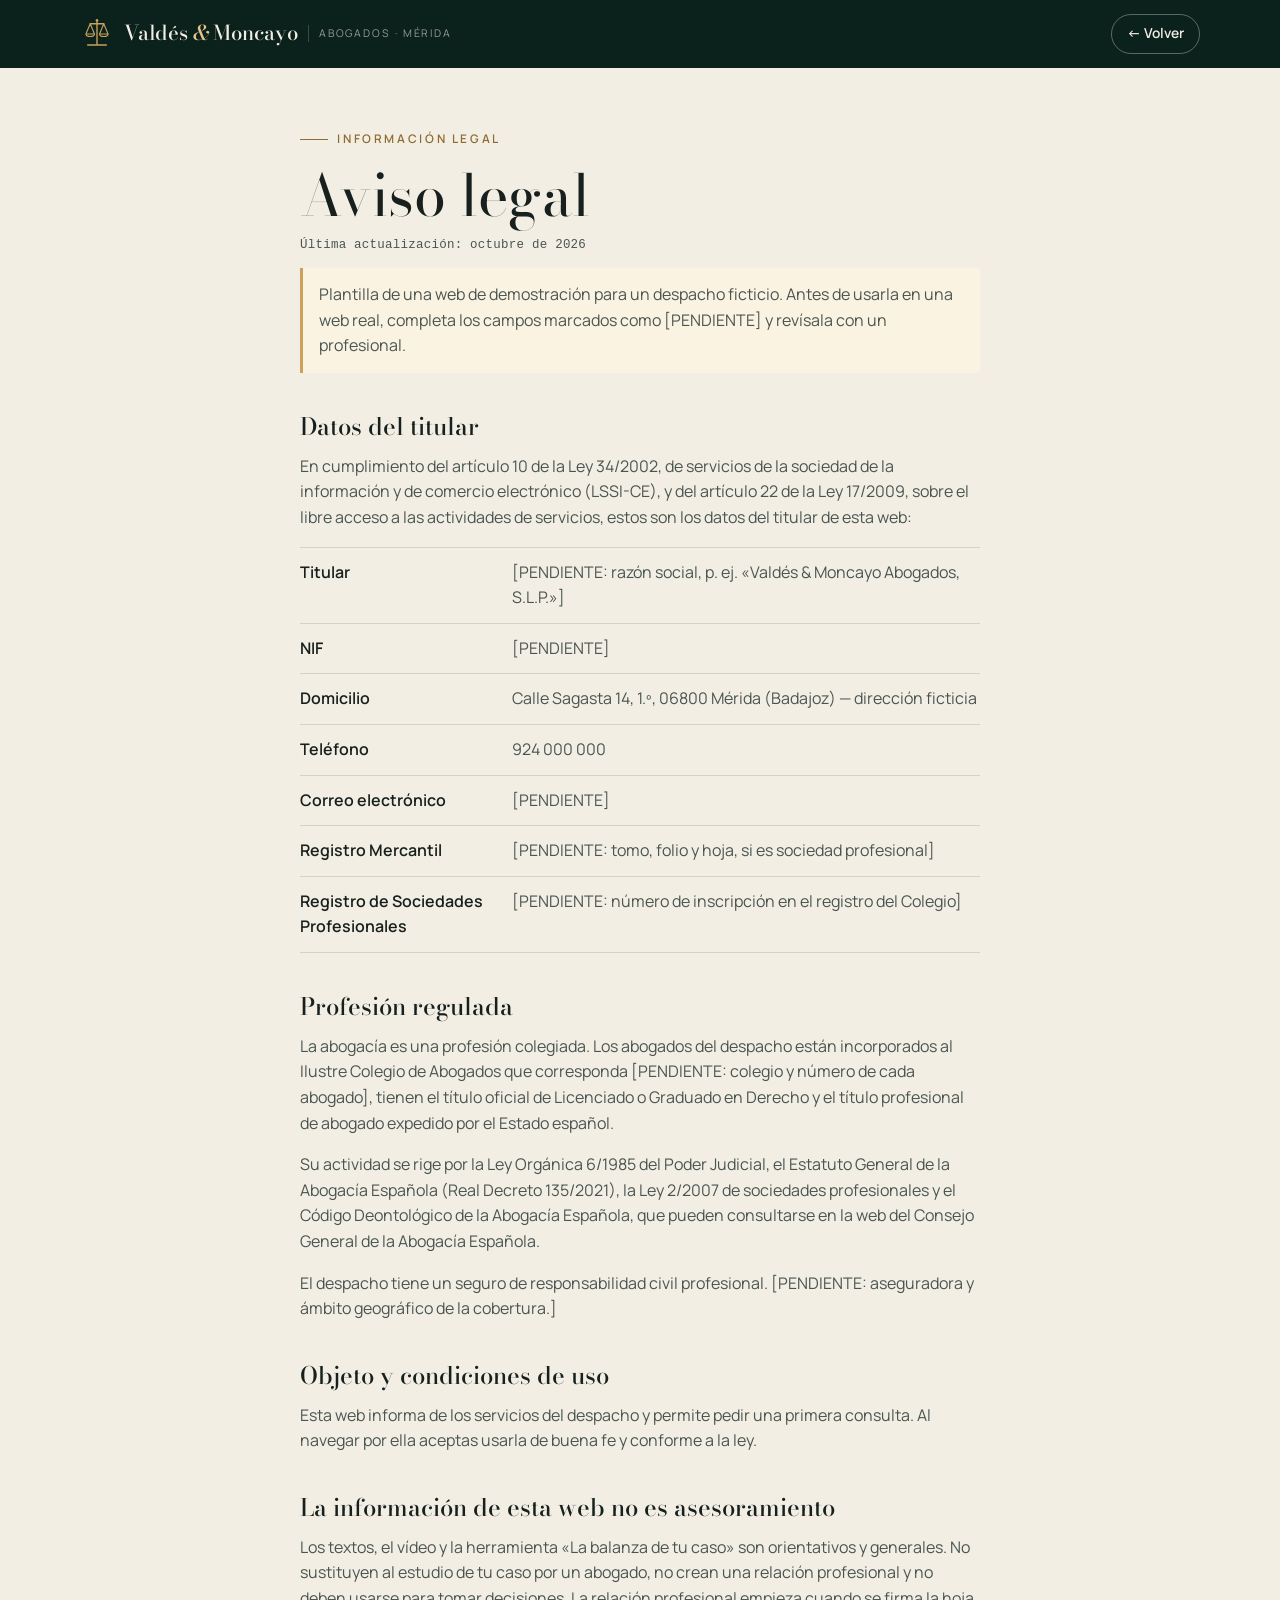
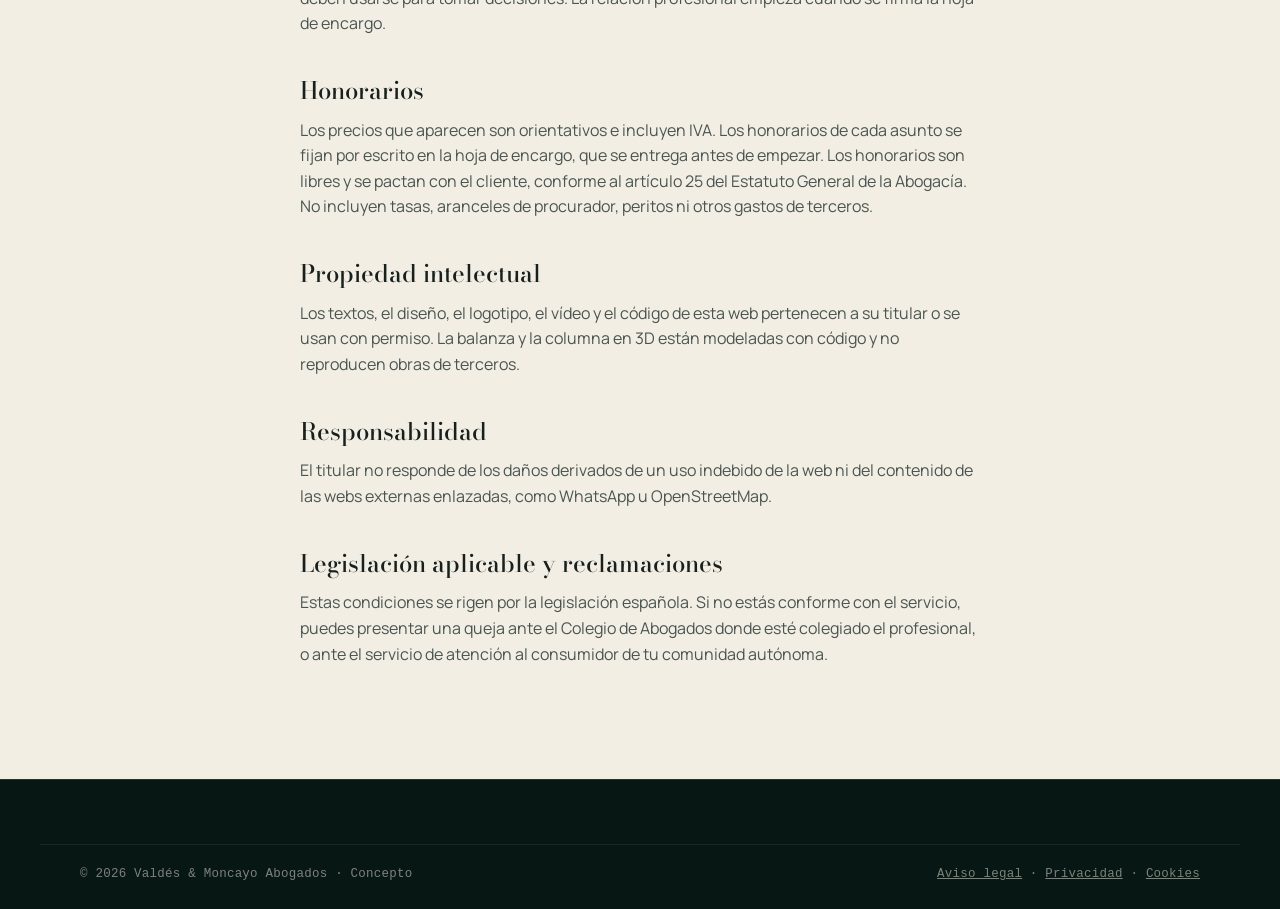
<file: aviso-legal.html>
<!doctype html>
<html lang="es">
<head>
  <meta charset="utf-8">
  <meta name="viewport" content="width=device-width, initial-scale=1">
  <title>Aviso legal — Valdés &amp; Moncayo Abogados</title>
  <meta name="robots" content="noindex">
  <meta name="theme-color" content="#0B211C">
  <link rel="icon" href="favicon.svg" type="image/svg+xml">
  <link rel="preconnect" href="https://fonts.googleapis.com">
  <link rel="preconnect" href="https://fonts.gstatic.com" crossorigin>
  <link rel="stylesheet" href="https://fonts.googleapis.com/css2?family=Bodoni+Moda:ital,opsz,wght@0,6..96,400;0,6..96,500;1,6..96,400&family=Manrope:wght@400;500;600;700&display=swap">
  <link rel="stylesheet" href="style.css">
</head>
<body class="legal-page">
  <svg class="sprite" aria-hidden="true" focusable="false">
    <symbol id="i-vm" viewBox="0 0 40 40"><path d="M20 4v29M9 33h22M12 8h16" fill="none" stroke="currentColor" stroke-width="1.6" stroke-linecap="round"/><path d="M12 8l-5 12h10zM28 8l-5 12h10z" fill="none" stroke="currentColor" stroke-width="1.3" stroke-linejoin="round"/><path d="M7 20a5 3 0 0 0 10 0M23 20a5 3 0 0 0 10 0" fill="none" stroke="currentColor" stroke-width="1.3"/><circle cx="20" cy="4" r="1.6" fill="currentColor"/></symbol>
  </svg>
  <header class="site-header">
    <div class="wrap site-header__inner">
      <a class="logo" href="index.html" aria-label="Valdés &amp; Moncayo Abogados, volver a la web">
        <svg class="logo__mark" aria-hidden="true"><use href="#i-vm"/></svg>
        <span class="logo__word">Valdés <i>&amp;</i> Moncayo</span>
        <span class="logo__sub">Abogados · Mérida</span>
      </a>
      <a class="btn btn--ghost btn--small" href="index.html">← Volver</a>
    </div>
  </header>
  <main class="legal-doc" id="contenido">
    <p class="eyebrow">Información legal</p>
    <h1>Aviso legal</h1>
    <p class="legal-updated mono">Última actualización: octubre de 2026</p>
    <p class="legal-note">Plantilla de una web de demostración para un despacho ficticio. Antes de usarla en una web real, completa los campos marcados como [PENDIENTE] y revísala con un profesional.</p>

    <h2>Datos del titular</h2>
    <p>En cumplimiento del artículo 10 de la Ley 34/2002, de servicios de la sociedad de la información y de comercio electrónico (LSSI-CE), y del artículo 22 de la Ley 17/2009, sobre el libre acceso a las actividades de servicios, estos son los datos del titular de esta web:</p>
    <dl>
      <div><dt>Titular</dt><dd>[PENDIENTE: razón social, p. ej. «Valdés &amp; Moncayo Abogados, S.L.P.»]</dd></div>
      <div><dt>NIF</dt><dd>[PENDIENTE]</dd></div>
      <div><dt>Domicilio</dt><dd>Calle Sagasta 14, 1.º, 06800 Mérida (Badajoz) — dirección ficticia</dd></div>
      <div><dt>Teléfono</dt><dd>924 000 000</dd></div>
      <div><dt>Correo electrónico</dt><dd>[PENDIENTE]</dd></div>
      <div><dt>Registro Mercantil</dt><dd>[PENDIENTE: tomo, folio y hoja, si es sociedad profesional]</dd></div>
      <div><dt>Registro de Sociedades Profesionales</dt><dd>[PENDIENTE: número de inscripción en el registro del Colegio]</dd></div>
    </dl>

    <h2>Profesión regulada</h2>
    <p>La abogacía es una profesión colegiada. Los abogados del despacho están incorporados al Ilustre Colegio de Abogados que corresponda [PENDIENTE: colegio y número de cada abogado], tienen el título oficial de Licenciado o Graduado en Derecho y el título profesional de abogado expedido por el Estado español.</p>
    <p>Su actividad se rige por la Ley Orgánica 6/1985 del Poder Judicial, el Estatuto General de la Abogacía Española (Real Decreto 135/2021), la Ley 2/2007 de sociedades profesionales y el Código Deontológico de la Abogacía Española, que pueden consultarse en la web del Consejo General de la Abogacía Española.</p>
    <p>El despacho tiene un seguro de responsabilidad civil profesional. [PENDIENTE: aseguradora y ámbito geográfico de la cobertura.]</p>

    <h2>Objeto y condiciones de uso</h2>
    <p>Esta web informa de los servicios del despacho y permite pedir una primera consulta. Al navegar por ella aceptas usarla de buena fe y conforme a la ley.</p>

    <h2>La información de esta web no es asesoramiento</h2>
    <p>Los textos, el vídeo y la herramienta «La balanza de tu caso» son orientativos y generales. No sustituyen al estudio de tu caso por un abogado, no crean una relación profesional y no deben usarse para tomar decisiones. La relación profesional empieza cuando se firma la hoja de encargo.</p>

    <h2>Honorarios</h2>
    <p>Los precios que aparecen son orientativos e incluyen IVA. Los honorarios de cada asunto se fijan por escrito en la hoja de encargo, que se entrega antes de empezar. Los honorarios son libres y se pactan con el cliente, conforme al artículo 25 del Estatuto General de la Abogacía. No incluyen tasas, aranceles de procurador, peritos ni otros gastos de terceros.</p>

    <h2>Propiedad intelectual</h2>
    <p>Los textos, el diseño, el logotipo, el vídeo y el código de esta web pertenecen a su titular o se usan con permiso. La balanza y la columna en 3D están modeladas con código y no reproducen obras de terceros.</p>

    <h2>Responsabilidad</h2>
    <p>El titular no responde de los daños derivados de un uso indebido de la web ni del contenido de las webs externas enlazadas, como WhatsApp u OpenStreetMap.</p>

    <h2>Legislación aplicable y reclamaciones</h2>
    <p>Estas condiciones se rigen por la legislación española. Si no estás conforme con el servicio, puedes presentar una queja ante el Colegio de Abogados donde esté colegiado el profesional, o ante el servicio de atención al consumidor de tu comunidad autónoma.</p>
  </main>
  <footer class="site-footer">
    <div class="wrap site-footer__bottom mono">
      <p>© 2026 Valdés &amp; Moncayo Abogados · Concepto</p>
      <p><a href="aviso-legal.html">Aviso legal</a> · <a href="privacidad.html">Privacidad</a> · <a href="cookies.html">Cookies</a></p>
    </div>
  </footer>
</body>
</html>
</file>
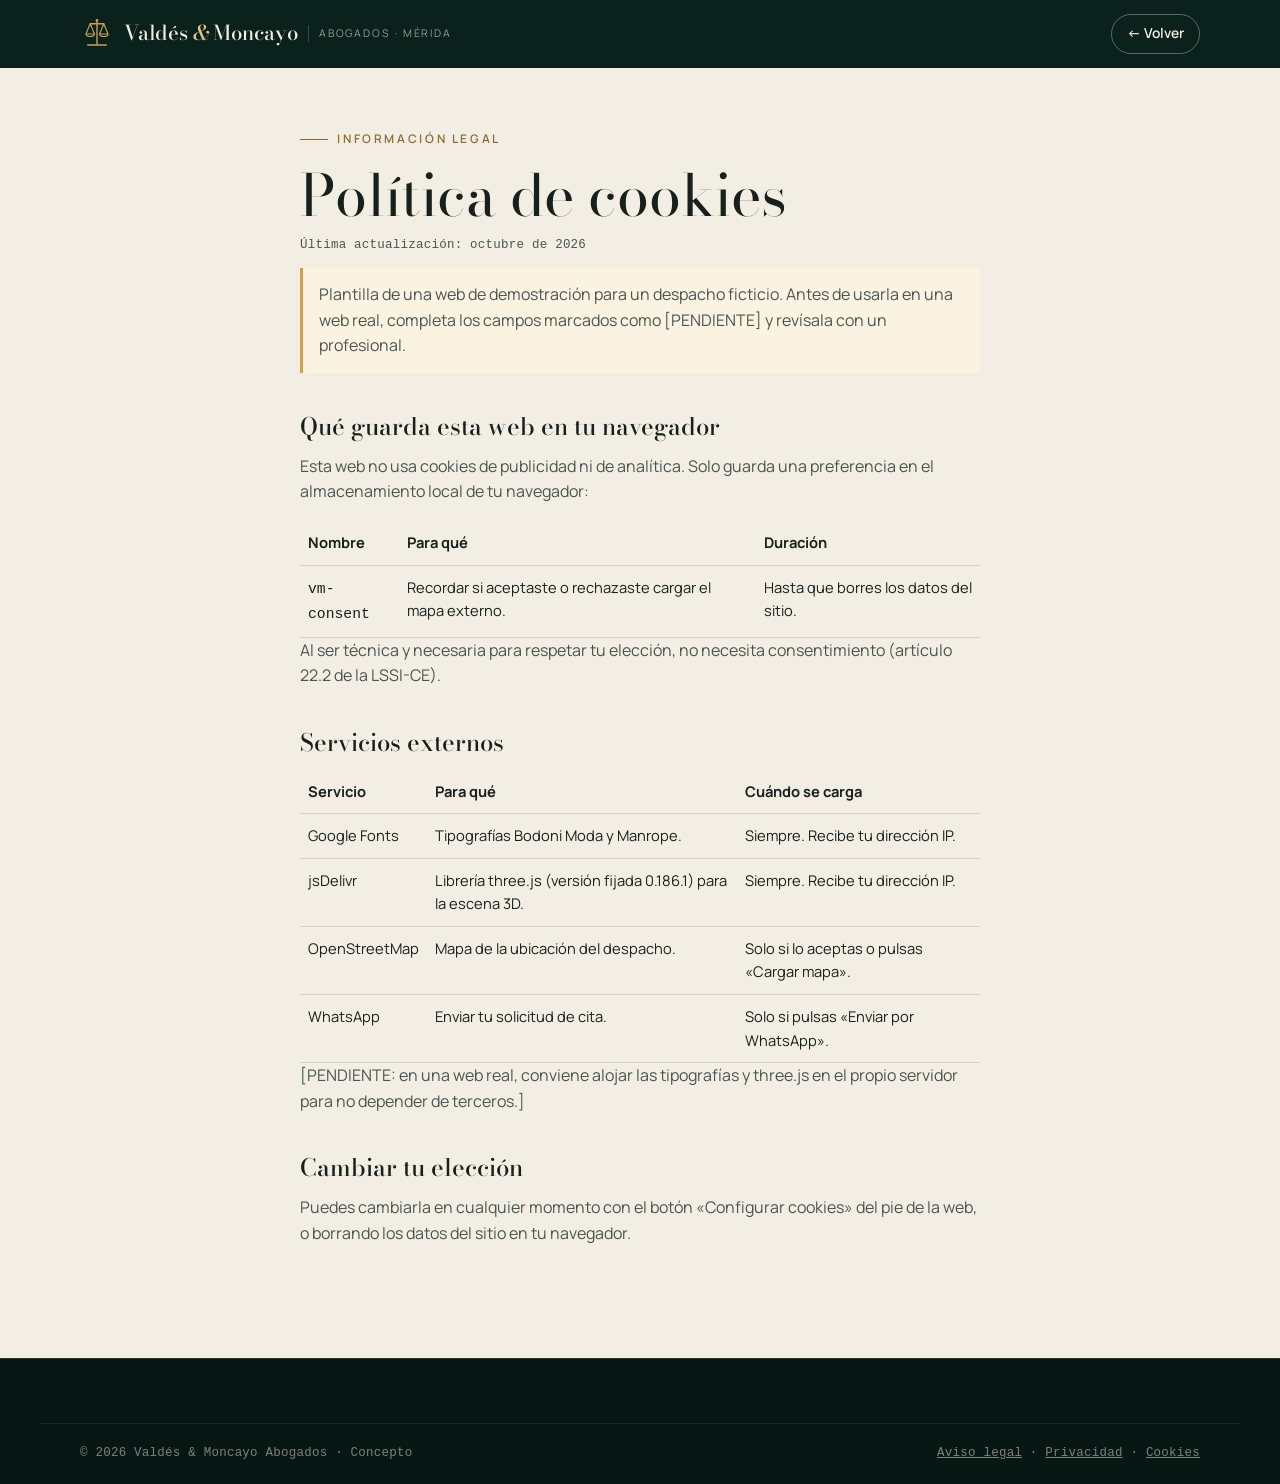
<file: cookies.html>
<!doctype html>
<html lang="es">
<head>
  <meta charset="utf-8">
  <meta name="viewport" content="width=device-width, initial-scale=1">
  <title>Política de cookies — Valdés &amp; Moncayo Abogados</title>
  <meta name="robots" content="noindex">
  <meta name="theme-color" content="#0B211C">
  <link rel="icon" href="favicon.svg" type="image/svg+xml">
  <link rel="preconnect" href="https://fonts.googleapis.com">
  <link rel="preconnect" href="https://fonts.gstatic.com" crossorigin>
  <link rel="stylesheet" href="https://fonts.googleapis.com/css2?family=Bodoni+Moda:ital,opsz,wght@0,6..96,400;0,6..96,500;1,6..96,400&family=Manrope:wght@400;500;600;700&display=swap">
  <link rel="stylesheet" href="style.css">
</head>
<body class="legal-page">
  <svg class="sprite" aria-hidden="true" focusable="false">
    <symbol id="i-vm" viewBox="0 0 40 40"><path d="M20 4v29M9 33h22M12 8h16" fill="none" stroke="currentColor" stroke-width="1.6" stroke-linecap="round"/><path d="M12 8l-5 12h10zM28 8l-5 12h10z" fill="none" stroke="currentColor" stroke-width="1.3" stroke-linejoin="round"/><path d="M7 20a5 3 0 0 0 10 0M23 20a5 3 0 0 0 10 0" fill="none" stroke="currentColor" stroke-width="1.3"/><circle cx="20" cy="4" r="1.6" fill="currentColor"/></symbol>
  </svg>
  <header class="site-header">
    <div class="wrap site-header__inner">
      <a class="logo" href="index.html" aria-label="Valdés &amp; Moncayo Abogados, volver a la web">
        <svg class="logo__mark" aria-hidden="true"><use href="#i-vm"/></svg>
        <span class="logo__word">Valdés <i>&amp;</i> Moncayo</span>
        <span class="logo__sub">Abogados · Mérida</span>
      </a>
      <a class="btn btn--ghost btn--small" href="index.html">← Volver</a>
    </div>
  </header>
  <main class="legal-doc" id="contenido">
    <p class="eyebrow">Información legal</p>
    <h1>Política de cookies</h1>
    <p class="legal-updated mono">Última actualización: octubre de 2026</p>
    <p class="legal-note">Plantilla de una web de demostración para un despacho ficticio. Antes de usarla en una web real, completa los campos marcados como [PENDIENTE] y revísala con un profesional.</p>

    <h2>Qué guarda esta web en tu navegador</h2>
    <p>Esta web no usa cookies de publicidad ni de analítica. Solo guarda una preferencia en el almacenamiento local de tu navegador:</p>
    <table>
      <thead><tr><th>Nombre</th><th>Para qué</th><th>Duración</th></tr></thead>
      <tbody><tr><td><code>vm-consent</code></td><td>Recordar si aceptaste o rechazaste cargar el mapa externo.</td><td>Hasta que borres los datos del sitio.</td></tr></tbody>
    </table>
    <p>Al ser técnica y necesaria para respetar tu elección, no necesita consentimiento (artículo 22.2 de la LSSI-CE).</p>

    <h2>Servicios externos</h2>
    <table>
      <thead><tr><th>Servicio</th><th>Para qué</th><th>Cuándo se carga</th></tr></thead>
      <tbody>
        <tr><td>Google Fonts</td><td>Tipografías Bodoni Moda y Manrope.</td><td>Siempre. Recibe tu dirección IP.</td></tr>
        <tr><td>jsDelivr</td><td>Librería three.js (versión fijada 0.186.1) para la escena 3D.</td><td>Siempre. Recibe tu dirección IP.</td></tr>
        <tr><td>OpenStreetMap</td><td>Mapa de la ubicación del despacho.</td><td>Solo si lo aceptas o pulsas «Cargar mapa».</td></tr>
        <tr><td>WhatsApp</td><td>Enviar tu solicitud de cita.</td><td>Solo si pulsas «Enviar por WhatsApp».</td></tr>
      </tbody>
    </table>
    <p>[PENDIENTE: en una web real, conviene alojar las tipografías y three.js en el propio servidor para no depender de terceros.]</p>

    <h2>Cambiar tu elección</h2>
    <p>Puedes cambiarla en cualquier momento con el botón «Configurar cookies» del pie de la web, o borrando los datos del sitio en tu navegador.</p>
  </main>
  <footer class="site-footer">
    <div class="wrap site-footer__bottom mono">
      <p>© 2026 Valdés &amp; Moncayo Abogados · Concepto</p>
      <p><a href="aviso-legal.html">Aviso legal</a> · <a href="privacidad.html">Privacidad</a> · <a href="cookies.html">Cookies</a></p>
    </div>
  </footer>
</body>
</html>
</file>
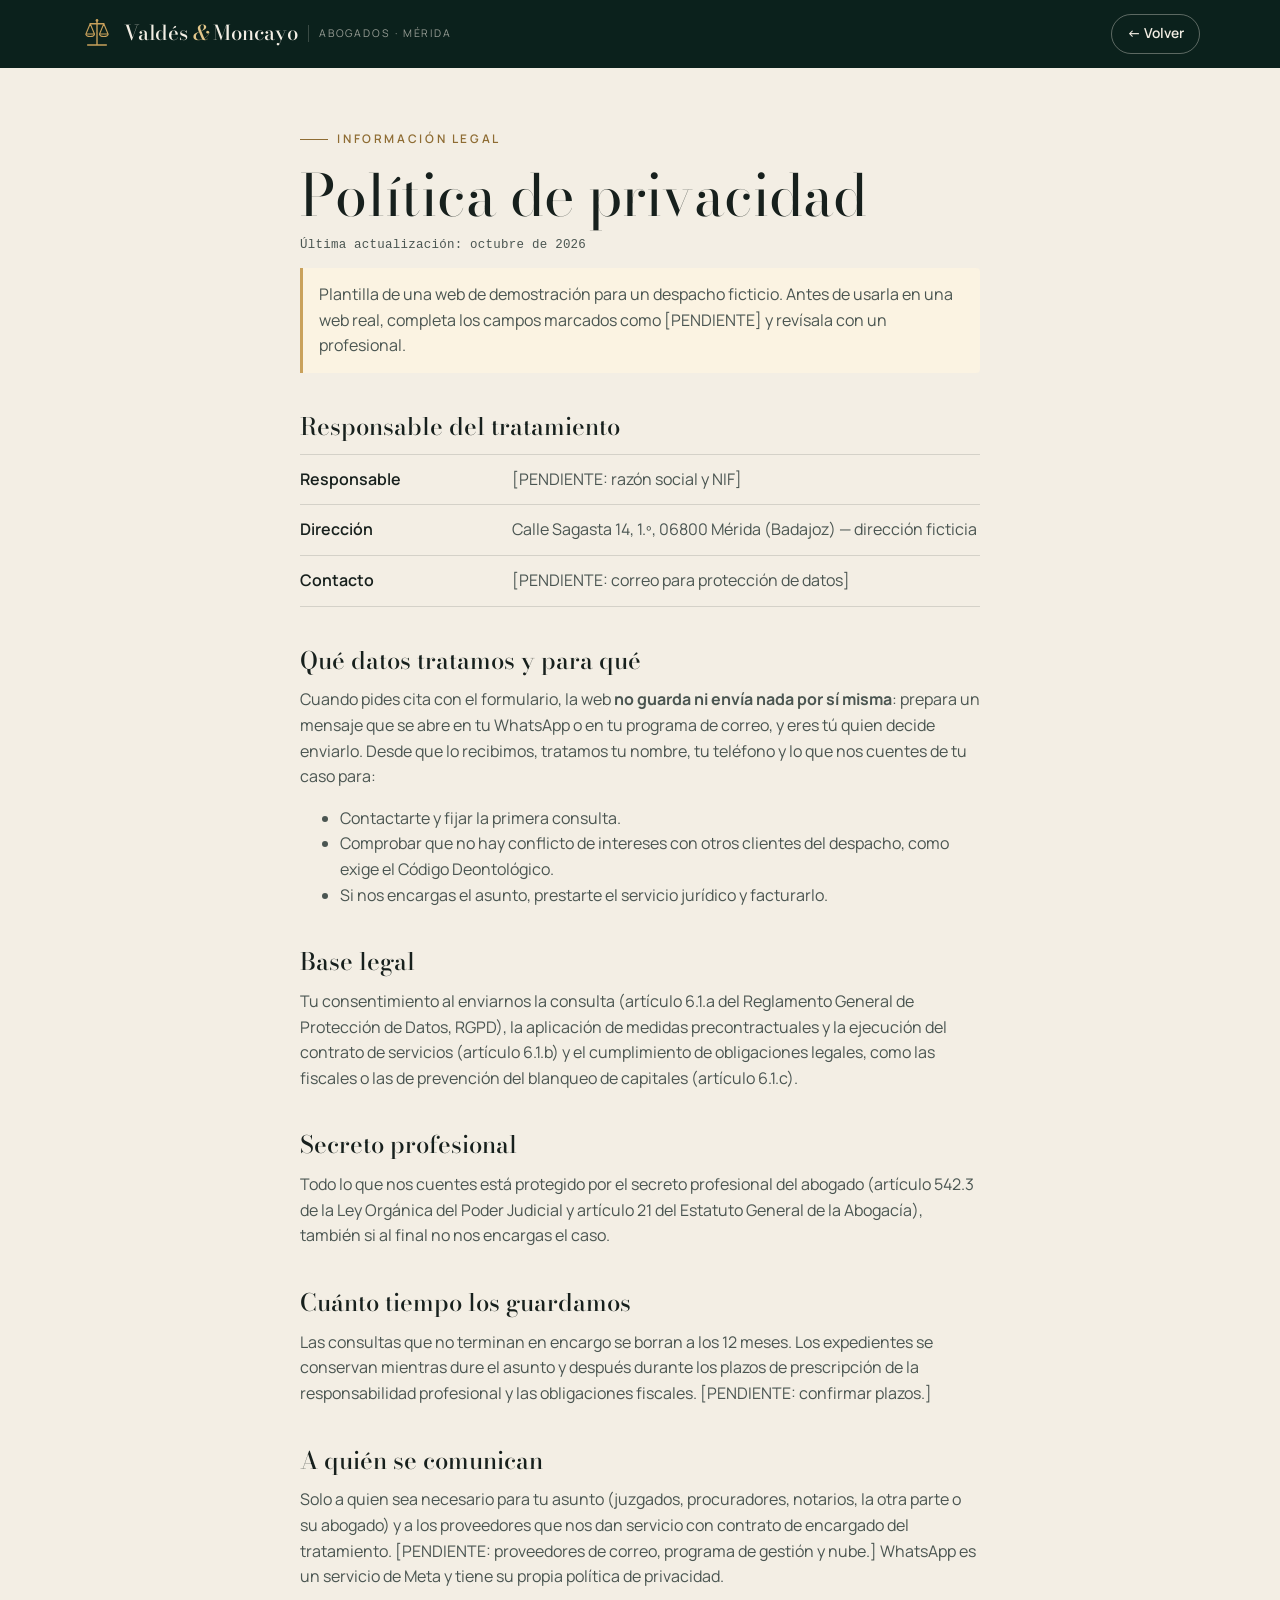
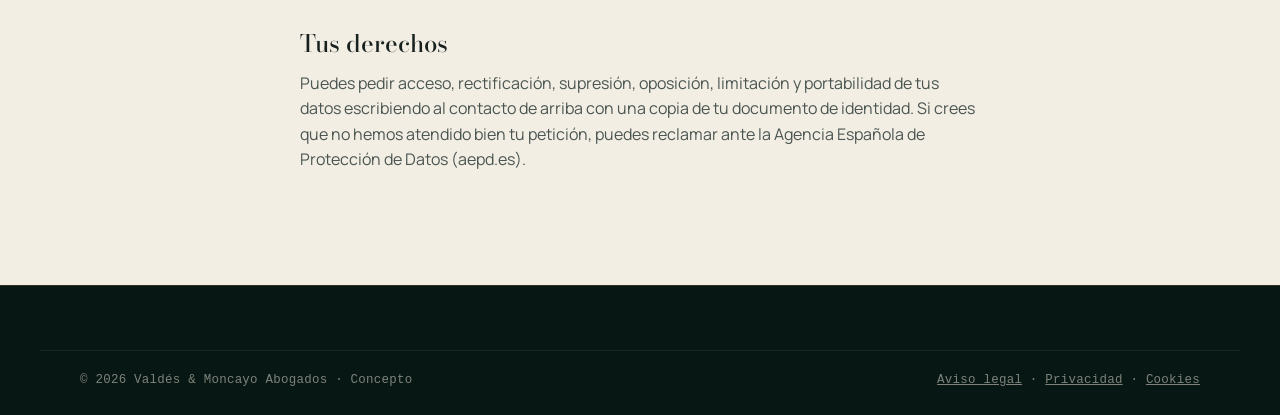
<file: privacidad.html>
<!doctype html>
<html lang="es">
<head>
  <meta charset="utf-8">
  <meta name="viewport" content="width=device-width, initial-scale=1">
  <title>Política de privacidad — Valdés &amp; Moncayo Abogados</title>
  <meta name="robots" content="noindex">
  <meta name="theme-color" content="#0B211C">
  <link rel="icon" href="favicon.svg" type="image/svg+xml">
  <link rel="preconnect" href="https://fonts.googleapis.com">
  <link rel="preconnect" href="https://fonts.gstatic.com" crossorigin>
  <link rel="stylesheet" href="https://fonts.googleapis.com/css2?family=Bodoni+Moda:ital,opsz,wght@0,6..96,400;0,6..96,500;1,6..96,400&family=Manrope:wght@400;500;600;700&display=swap">
  <link rel="stylesheet" href="style.css">
</head>
<body class="legal-page">
  <svg class="sprite" aria-hidden="true" focusable="false">
    <symbol id="i-vm" viewBox="0 0 40 40"><path d="M20 4v29M9 33h22M12 8h16" fill="none" stroke="currentColor" stroke-width="1.6" stroke-linecap="round"/><path d="M12 8l-5 12h10zM28 8l-5 12h10z" fill="none" stroke="currentColor" stroke-width="1.3" stroke-linejoin="round"/><path d="M7 20a5 3 0 0 0 10 0M23 20a5 3 0 0 0 10 0" fill="none" stroke="currentColor" stroke-width="1.3"/><circle cx="20" cy="4" r="1.6" fill="currentColor"/></symbol>
  </svg>
  <header class="site-header">
    <div class="wrap site-header__inner">
      <a class="logo" href="index.html" aria-label="Valdés &amp; Moncayo Abogados, volver a la web">
        <svg class="logo__mark" aria-hidden="true"><use href="#i-vm"/></svg>
        <span class="logo__word">Valdés <i>&amp;</i> Moncayo</span>
        <span class="logo__sub">Abogados · Mérida</span>
      </a>
      <a class="btn btn--ghost btn--small" href="index.html">← Volver</a>
    </div>
  </header>
  <main class="legal-doc" id="contenido">
    <p class="eyebrow">Información legal</p>
    <h1>Política de privacidad</h1>
    <p class="legal-updated mono">Última actualización: octubre de 2026</p>
    <p class="legal-note">Plantilla de una web de demostración para un despacho ficticio. Antes de usarla en una web real, completa los campos marcados como [PENDIENTE] y revísala con un profesional.</p>

    <h2>Responsable del tratamiento</h2>
    <dl>
      <div><dt>Responsable</dt><dd>[PENDIENTE: razón social y NIF]</dd></div>
      <div><dt>Dirección</dt><dd>Calle Sagasta 14, 1.º, 06800 Mérida (Badajoz) — dirección ficticia</dd></div>
      <div><dt>Contacto</dt><dd>[PENDIENTE: correo para protección de datos]</dd></div>
    </dl>

    <h2>Qué datos tratamos y para qué</h2>
    <p>Cuando pides cita con el formulario, la web <strong>no guarda ni envía nada por sí misma</strong>: prepara un mensaje que se abre en tu WhatsApp o en tu programa de correo, y eres tú quien decide enviarlo. Desde que lo recibimos, tratamos tu nombre, tu teléfono y lo que nos cuentes de tu caso para:</p>
    <ul>
      <li>Contactarte y fijar la primera consulta.</li>
      <li>Comprobar que no hay conflicto de intereses con otros clientes del despacho, como exige el Código Deontológico.</li>
      <li>Si nos encargas el asunto, prestarte el servicio jurídico y facturarlo.</li>
    </ul>

    <h2>Base legal</h2>
    <p>Tu consentimiento al enviarnos la consulta (artículo 6.1.a del Reglamento General de Protección de Datos, RGPD), la aplicación de medidas precontractuales y la ejecución del contrato de servicios (artículo 6.1.b) y el cumplimiento de obligaciones legales, como las fiscales o las de prevención del blanqueo de capitales (artículo 6.1.c).</p>

    <h2>Secreto profesional</h2>
    <p>Todo lo que nos cuentes está protegido por el secreto profesional del abogado (artículo 542.3 de la Ley Orgánica del Poder Judicial y artículo 21 del Estatuto General de la Abogacía), también si al final no nos encargas el caso.</p>

    <h2>Cuánto tiempo los guardamos</h2>
    <p>Las consultas que no terminan en encargo se borran a los 12 meses. Los expedientes se conservan mientras dure el asunto y después durante los plazos de prescripción de la responsabilidad profesional y las obligaciones fiscales. [PENDIENTE: confirmar plazos.]</p>

    <h2>A quién se comunican</h2>
    <p>Solo a quien sea necesario para tu asunto (juzgados, procuradores, notarios, la otra parte o su abogado) y a los proveedores que nos dan servicio con contrato de encargado del tratamiento. [PENDIENTE: proveedores de correo, programa de gestión y nube.] WhatsApp es un servicio de Meta y tiene su propia política de privacidad.</p>

    <h2>Tus derechos</h2>
    <p>Puedes pedir acceso, rectificación, supresión, oposición, limitación y portabilidad de tus datos escribiendo al contacto de arriba con una copia de tu documento de identidad. Si crees que no hemos atendido bien tu petición, puedes reclamar ante la Agencia Española de Protección de Datos (aepd.es).</p>
  </main>
  <footer class="site-footer">
    <div class="wrap site-footer__bottom mono">
      <p>© 2026 Valdés &amp; Moncayo Abogados · Concepto</p>
      <p><a href="aviso-legal.html">Aviso legal</a> · <a href="privacidad.html">Privacidad</a> · <a href="cookies.html">Cookies</a></p>
    </div>
  </footer>
</body>
</html>
</file>
<file: style.css>
/* =========================================================
   Valdés & Moncayo Abogados · estilos
   Colores, tipografías y espaciado en :root.
   ========================================================= */
:root {
  --verde-950: #071713;
  --verde-900: #0B211C;
  --verde-800: #0E2A24;
  --verde-700: #163B33;
  --verde-600: #24524A;
  --laton: #C9A15B;
  --laton-claro: #E3C68A;
  --laton-oscuro: #8E6C33;
  --marfil: #F3EEE4;
  --marfil-2: #E8E0D0;
  --tinta: #17201D;
  --tinta-suave: #4A5551;
  --burdeos: #6E1F2B;
  --ok: #7FB59A;

  --f-display: 'Bodoni Moda', 'Didot', 'Bodoni 72', Georgia, serif;
  --f-text: 'Manrope', system-ui, -apple-system, 'Segoe UI', sans-serif;
  --f-mono: ui-monospace, 'SF Mono', Menlo, Consolas, monospace;

  --wrap: 1200px;
  --gutter: clamp(16px, 4vw, 40px);
  --header-h: 68px;
  --radius: 4px;
  --ease-out: cubic-bezier(.22, 1, .36, 1);
  --ease-io: cubic-bezier(.65, 0, .35, 1);
}

*, *::before, *::after { box-sizing: border-box; }
html { -webkit-text-size-adjust: 100%; scroll-behavior: smooth; scroll-padding-top: calc(var(--header-h) + 12px); }
@media (prefers-reduced-motion: reduce) { html { scroll-behavior: auto; } }
body {
  margin: 0; background: var(--verde-900); color: var(--marfil);
  font: 400 1rem/1.6 var(--f-text); overflow-x: hidden;
  -webkit-font-smoothing: antialiased;
}
img, svg, video, canvas { display: block; max-width: 100%; }
a { color: inherit; }
button, input, select, textarea { font: inherit; color: inherit; }
h1, h2, h3 { margin: 0; font-weight: 400; }
p { margin: 0 0 1em; }
:focus-visible { outline: 2px solid var(--laton-claro); outline-offset: 3px; }
.sprite { position: absolute; width: 0; height: 0; overflow: hidden; }
.sr-only { position: absolute !important; width: 1px; height: 1px; padding: 0; margin: -1px; overflow: hidden; clip: rect(0 0 0 0); white-space: nowrap; border: 0; }
.skip { position: fixed; left: 12px; top: -60px; z-index: 100; background: var(--laton); color: var(--verde-950); padding: 10px 14px; border-radius: var(--radius); }
.skip:focus { top: 12px; }
.wrap { width: 100%; max-width: var(--wrap); margin: 0 auto; padding: 0 var(--gutter); }
.mono { font-family: var(--f-mono); font-size: .78rem; letter-spacing: .02em; }
.eyebrow {
  font: 600 .74rem/1.2 var(--f-text); letter-spacing: .22em; text-transform: uppercase;
  color: var(--laton); margin-bottom: 1.2rem; display: flex; align-items: center; gap: .8em;
}
.eyebrow::before { content: ''; width: 28px; height: 1px; background: currentColor; flex: none; }
.h2 { font: 400 clamp(2.2rem, 5.4vw, 4.2rem)/1.02 var(--f-display); letter-spacing: -.02em; margin-bottom: 1.2rem; text-wrap: balance; }
.h2 em, .hero__title em { font-style: italic; color: var(--laton-claro); }

/* ---------- Botones ---------- */
.btn {
  --bg: transparent; --fg: var(--marfil); --bd: rgba(243, 238, 228, .35);
  display: inline-flex; align-items: center; justify-content: center; gap: .6em;
  min-height: 48px; padding: .8em 1.4em; border: 1px solid var(--bd); border-radius: 999px;
  background: var(--bg); color: var(--fg); text-decoration: none; font-weight: 600; font-size: .95rem;
  cursor: pointer; position: relative; overflow: hidden; isolation: isolate;
  transition: transform .25s var(--ease-out), background-color .25s, border-color .25s, color .25s;
}
.btn svg { width: 18px; height: 18px; transition: transform .3s var(--ease-out); }
.btn:hover svg { transform: translateX(3px); }
.btn:active { transform: scale(.97); }
.btn--laton { --bg: var(--laton); --fg: var(--verde-950); --bd: var(--laton); }
.btn--laton::after { /* barrido de luz AKOR */
  content: ''; position: absolute; inset: 0; z-index: -1;
  background: linear-gradient(105deg, transparent 35%, rgba(255, 248, 225, .75) 50%, transparent 65%);
  transform: translateX(-120%); transition: transform .8s var(--ease-out);
}
.btn--laton:hover::after { transform: translateX(120%); }
.btn--ghost:hover { --bd: var(--laton-claro); --fg: var(--laton-claro); }
.btn--ghost-dark { --fg: var(--tinta); --bd: rgba(23, 32, 29, .3); }
.btn--ghost-dark:hover { --bd: var(--tinta); }
.btn--small { min-height: 40px; padding: .55em 1.1em; font-size: .86rem; }
.btn--cookie { --fg: var(--marfil); --bd: rgba(243, 238, 228, .45); min-height: 44px; }
.btn--cookie:hover { --bg: var(--marfil); --fg: var(--verde-950); }
.link-button { background: none; border: 0; padding: 0; text-decoration: underline; cursor: pointer; text-align: left; }

/* ---------- Barra concepto y cabecera ---------- */
.concept-bar {
  position: relative; z-index: 31; background: var(--laton); color: var(--verde-950);
  font-size: .76rem; text-align: center; padding: 6px var(--gutter); font-weight: 600;
}
.site-header {
  position: sticky; top: 0; z-index: 30; height: var(--header-h);
  transition: background-color .35s, backdrop-filter .35s, border-color .35s;
  border-bottom: 1px solid transparent;
}
.site-header.is-scrolled { background: rgba(7, 23, 19, .93); backdrop-filter: blur(14px); -webkit-backdrop-filter: blur(14px); border-color: rgba(201, 161, 91, .18); }
.site-header__inner { height: 100%; display: flex; align-items: center; justify-content: space-between; gap: 20px; }
.logo { display: inline-flex; align-items: center; gap: 10px; text-decoration: none; }
.logo__mark { width: 34px; height: 34px; color: var(--laton); flex: none; }
.logo__word { font: 500 1.28rem/1 var(--f-display); letter-spacing: -.01em; white-space: nowrap; }
.logo__word i { color: var(--laton-claro); }
.logo__sub { font-size: .66rem; letter-spacing: .18em; text-transform: uppercase; color: rgba(243, 238, 228, .6); padding-left: 10px; border-left: 1px solid rgba(243, 238, 228, .2); white-space: nowrap; }
.nav { display: flex; align-items: center; gap: clamp(14px, 2vw, 28px); }
.nav a:not(.btn) { text-decoration: none; font-size: .9rem; color: rgba(243, 238, 228, .82); position: relative; }
.nav a:not(.btn)::after { content: ''; position: absolute; left: 0; right: 0; bottom: -4px; height: 1px; background: var(--laton); transform: scaleX(0); transform-origin: right; transition: transform .35s var(--ease-out); }
.nav a:not(.btn):hover { color: var(--marfil); }
.nav a:not(.btn):hover::after { transform: scaleX(1); transform-origin: left; }
.nav-toggle { display: none; width: 44px; height: 44px; border: 1px solid rgba(243, 238, 228, .3); border-radius: 50%; background: transparent; cursor: pointer; place-items: center; }
.nav-toggle__bars, .nav-toggle__bars::before { display: block; width: 18px; height: 1.5px; background: var(--marfil); position: relative; transition: transform .3s var(--ease-out); }
.nav-toggle__bars::before { content: ''; position: absolute; top: 6px; }
.nav-toggle__bars { transform: translateY(-3px); }
.nav-toggle[aria-expanded="true"] .nav-toggle__bars { transform: rotate(45deg); }
.nav-toggle[aria-expanded="true"] .nav-toggle__bars::before { transform: translateY(-6px) rotate(-90deg); }

@media (max-width: 960px) {
  .logo__sub { display: none; }
  .nav-toggle { display: grid; }
  .nav {
    position: absolute; top: 100%; left: 0; right: 0; flex-direction: column; align-items: stretch; gap: 0;
    background: var(--verde-950); max-height: calc(100svh - var(--header-h)); overflow-y: auto;
    padding: 8px var(--gutter) 24px; border-bottom: 1px solid rgba(201, 161, 91, .25);
    clip-path: inset(0 0 100% 0); visibility: hidden; transition: clip-path .45s var(--ease-out), visibility 0s .45s;
  }
  .nav.is-open { clip-path: inset(0 0 0 0); visibility: visible; transition: clip-path .45s var(--ease-out); }
  .nav a:not(.btn) { padding: 14px 0; font: 400 1.5rem/1.2 var(--f-display); border-bottom: 1px solid rgba(243, 238, 228, .08); }
  .nav .btn { margin-top: 18px; }
}

/* ---------- Escena 3D fija ---------- */
.stage { position: fixed; inset: 0; z-index: 0; pointer-events: none; transition: opacity .6s; }
.stage.is-off { opacity: 0; }
.stage__canvas { width: 100%; height: 100%; }
.stage__fallback { position: absolute; right: 8vw; top: 50%; transform: translateY(-50%); width: min(38vw, 360px); color: var(--laton); display: grid; justify-items: center; gap: 16px; pointer-events: auto; }
.stage__fallback[hidden] { display: none; }
.stage__svg { width: 100%; height: auto; opacity: .85; }
.stage__quality { position: absolute; right: 12px; bottom: 10px; margin: 0; color: rgba(243, 238, 228, .35); }
main, .site-footer { position: relative; z-index: 1; }

/* ---------- Hero (animación AKOR) ---------- */
.hero {
  position: relative; min-height: calc(100svh - var(--header-h) - 28px); display: flex; align-items: center;
  padding: clamp(40px, 8vh, 100px) 0 clamp(90px, 12vh, 140px); overflow: hidden;
  margin-top: calc(-1 * var(--header-h)); padding-top: calc(var(--header-h) + clamp(40px, 8vh, 100px));
  min-height: calc(100svh - 28px);
}
.hero::before { /* viñeta para leer el texto sobre la escena */
  content: ''; position: absolute; inset: 0; z-index: -1; pointer-events: none;
  background: radial-gradient(120% 90% at 0% 50%, rgba(7, 23, 19, .9) 0%, rgba(7, 23, 19, .35) 55%, transparent 80%);
}
.hero__grid {
  position: absolute; inset: 0; z-index: -1; pointer-events: none; --mx: 70%; --my: 40%;
  background-image: linear-gradient(rgba(201, 161, 91, .14) 1px, transparent 1px), linear-gradient(90deg, rgba(201, 161, 91, .14) 1px, transparent 1px);
  background-size: 64px 64px;
  -webkit-mask-image: radial-gradient(340px circle at var(--mx) var(--my), #000 0%, transparent 70%);
  mask-image: radial-gradient(340px circle at var(--mx) var(--my), #000 0%, transparent 70%);
  opacity: 0; transition: opacity 1.2s .8s;
}
.is-ready .hero__grid { opacity: 1; }
.hero__inner { position: relative; }
.hero__title {
  font: 400 clamp(3rem, 8.6vw, 7.4rem)/.95 var(--f-display); letter-spacing: -.035em;
  max-width: 11ch; margin-bottom: 1.6rem; text-wrap: balance;
}
.hero__title .w { display: inline-block; overflow: hidden; vertical-align: top; padding: .06em .02em .12em; margin: -.06em -.02em -.12em; }
.hero__title .w > span {
  display: inline-block; transform: translateY(105%) rotate(4deg); filter: blur(8px); opacity: 0;
  background: linear-gradient(100deg, currentColor 0 40%, #FFF6DC 48%, var(--laton-claro) 52%, currentColor 60% 100%);
  background-size: 300% 100%; background-position: 100% 0;
  -webkit-background-clip: text; background-clip: text; -webkit-text-fill-color: transparent;
  transition: transform 1.1s var(--ease-out), filter 1.1s var(--ease-out), opacity .8s;
  transition-delay: calc(var(--i) * 90ms + 150ms);
}
.hero__title em .w > span, .hero__title em.w > span { color: var(--laton-claro); }
.is-ready .hero__title .w > span { transform: none; filter: none; opacity: 1; animation: sheen 7s var(--ease-io) calc(var(--i) * 60ms + 1.4s) infinite; }
@keyframes sheen { 0% { background-position: 100% 0; } 22%, 100% { background-position: 0% 0; } }
.reveal-mask { overflow: hidden; }
.reveal-mask > span { display: inline-block; transform: translateY(110%); transition: transform 1s var(--ease-out) .7s; }
.hero__lead.reveal-mask > span { transition-delay: .95s; }
.is-ready .reveal-mask > span { transform: none; }
.hero__lead { max-width: 46ch; font-size: clamp(1rem, 1.4vw, 1.15rem); color: rgba(243, 238, 228, .82); margin-bottom: 2rem; }
.hero__actions { display: flex; flex-wrap: wrap; gap: 12px; margin-bottom: clamp(36px, 7vh, 72px); opacity: 0; transform: translateY(14px); transition: opacity .8s 1.2s, transform .8s var(--ease-out) 1.2s; }
.is-ready .hero__actions, .is-ready .hero__facts { opacity: 1; transform: none; }
.hero__facts { display: grid; grid-template-columns: repeat(4, auto); justify-content: start; gap: clamp(18px, 4vw, 52px); margin: 0; opacity: 0; transform: translateY(14px); transition: opacity .8s 1.4s, transform .8s var(--ease-out) 1.4s; }
.hero__facts dt { font: 400 clamp(1.8rem, 3.2vw, 2.6rem)/1 var(--f-display); color: var(--laton-claro); font-variant-numeric: lining-nums tabular-nums; }
.hero__facts dd { margin: 6px 0 0; font-size: .78rem; color: rgba(243, 238, 228, .62); letter-spacing: .04em; }
.hero__anchor { position: absolute; right: 2vw; top: 10%; width: 46vw; height: 84%; pointer-events: none; }
.hero__scroll { position: absolute; left: 50%; bottom: 22px; transform: translateX(-50%); margin: 0; color: rgba(243, 238, 228, .5); display: grid; justify-items: center; gap: 8px; }
.hero__scroll span { width: 1px; height: 34px; background: linear-gradient(var(--laton), transparent); animation: drip 2.2s var(--ease-io) infinite; transform-origin: top; }
@keyframes drip { 0% { transform: scaleY(0); } 50% { transform: scaleY(1); } 100% { transform: scaleY(1); opacity: 0; } }

@media (max-width: 760px) {
  .hero { align-items: flex-start; padding-top: calc(var(--header-h) + 46svh); padding-bottom: 64px; }
  .hero::before { background: linear-gradient(180deg, transparent 0%, transparent 38%, rgba(7, 23, 19, .85) 52%, rgba(7, 23, 19, .95) 100%); }
  .hero__anchor { left: 0; right: 0; width: 100%; top: calc(var(--header-h) + 8px); height: 44svh; }
  .hero__title { font-size: clamp(2.7rem, 13vw, 4rem); }
  .hero__facts { grid-template-columns: repeat(2, auto); }
  .hero__actions .btn { flex: 1 1 100%; }
  .hero__scroll { display: none; }
}

/* ---------- Balanza ---------- */
.balanza { position: relative; padding: clamp(80px, 14vh, 160px) 0; }
.balanza::before { content: ''; position: absolute; inset: 0; z-index: -1; background: linear-gradient(90deg, rgba(7, 23, 19, .92) 0%, rgba(7, 23, 19, .55) 46%, transparent 70%); pointer-events: none; }
.balanza__inner { display: grid; grid-template-columns: minmax(0, 1fr) minmax(0, 1.05fr); gap: clamp(24px, 4vw, 60px); align-items: start; }
.balanza__text > p { color: rgba(243, 238, 228, .78); max-width: 44ch; }
.balanza__anchor { position: sticky; top: calc(var(--header-h) + 20px); height: min(78svh, 680px); }
.pesos { border: 0; padding: 0; margin: 28px 0; display: grid; gap: 10px; }
.peso { display: grid; grid-template-columns: 26px 1fr; gap: 14px; align-items: center; padding: 14px 16px; border: 1px solid rgba(201, 161, 91, .22); border-radius: var(--radius); cursor: pointer; background: rgba(7, 23, 19, .55); transition: border-color .25s, background-color .25s, transform .25s var(--ease-out); }
.peso:hover { border-color: rgba(201, 161, 91, .55); }
.peso:active { transform: scale(.99); }
.peso input { position: absolute; opacity: 0; width: 1px; height: 1px; }
.peso__box { width: 26px; height: 26px; border: 1px solid var(--laton); border-radius: 50%; display: grid; place-items: center; transition: background-color .25s; }
.peso__box::after { content: ''; width: 10px; height: 10px; border-radius: 50%; background: var(--verde-950); transform: scale(0); transition: transform .3s var(--ease-out); }
.peso input:checked ~ .peso__box { background: var(--laton); }
.peso input:checked ~ .peso__box::after { transform: scale(1); }
.peso:has(input:checked) { border-color: var(--laton); background: rgba(201, 161, 91, .1); }
.peso input:focus-visible ~ .peso__box { outline: 2px solid var(--laton-claro); outline-offset: 3px; }
.peso b { display: block; font-weight: 600; }
.peso small { color: rgba(243, 238, 228, .58); font-size: .82rem; }
.veredicto { border-left: 2px solid var(--laton); padding: 4px 0 4px 18px; }
.veredicto__bar { height: 4px; background: rgba(243, 238, 228, .12); border-radius: 2px; overflow: hidden; margin: 6px 0 14px; }
.veredicto__bar span { display: block; height: 100%; width: 0; background: linear-gradient(90deg, var(--burdeos), var(--laton), var(--ok)); background-size: 300% 100%; transition: width .9s var(--ease-out); }
.veredicto p { margin: 0; color: rgba(243, 238, 228, .82); min-height: 3.2em; }
.veredicto b { color: var(--marfil); }

@media (max-width: 860px) {
  .balanza { padding: 12px 0 40px; }
  .balanza::before { display: none; }
  .balanza__inner { grid-template-columns: 1fr; gap: 0; }
  .balanza__anchor { order: -1; position: relative; top: 0; height: 36svh; min-height: 250px; z-index: -1; }
  .balanza__text { background: linear-gradient(rgba(7, 23, 19, 0), var(--verde-950) 28px); padding: 28px var(--gutter) 8px; margin: 0 calc(-1 * var(--gutter)); }
  .balanza .eyebrow { margin-bottom: .6rem; }
  .balanza .h2 { font-size: 2rem; margin-bottom: .5rem; }
  .balanza__text > p { font-size: .9rem; margin-bottom: 0; }
  .pesos { grid-template-columns: 1fr 1fr; gap: 8px; margin: 16px 0; }
  .peso { grid-template-columns: 20px 1fr; gap: 10px; padding: 10px 12px; font-size: .86rem; }
  .peso:last-child { grid-column: 1 / -1; }
  .peso__box { width: 20px; height: 20px; }
  .peso__box::after { width: 8px; height: 8px; }
  .peso small { display: none; }
  .veredicto p { font-size: .88rem; }
}

/* ---------- Secciones claras/oscuras ---------- */
.areas, .metodo, .honorarios, .cita { background: var(--marfil); color: var(--tinta); }
.video, .equipo, .faq { background: var(--verde-900); }
.areas, .video, .metodo, .equipo, .honorarios, .faq, .cita { padding: clamp(80px, 13vh, 150px) 0; }
.section-head { max-width: 760px; margin-bottom: clamp(36px, 6vh, 64px); }
.section-head p:not(.eyebrow) { color: var(--tinta-suave); font-size: 1.05rem; max-width: 56ch; }
.section-head--claro p:not(.eyebrow) { color: rgba(243, 238, 228, .72); }
.areas .eyebrow, .metodo .eyebrow, .honorarios .eyebrow, .cita .eyebrow { color: var(--laton-oscuro); }
.areas .h2 em, .metodo .h2 em, .honorarios .h2 em, .cita .h2 em { color: var(--burdeos); }

/* Áreas */
.areas__list { list-style: none; margin: 0; padding: 0; display: grid; grid-template-columns: repeat(3, minmax(0, 1fr)); border-top: 1px solid rgba(23, 32, 29, .16); }
.area { position: relative; padding: 34px 28px 30px 0; border-bottom: 1px solid rgba(23, 32, 29, .16); outline-offset: -2px; }
.area:not(:nth-child(3n+1)) { padding-left: 28px; border-left: 1px solid rgba(23, 32, 29, .16); }
.area::before { content: ''; position: absolute; left: 0; right: 0; top: -1px; height: 2px; background: var(--burdeos); transform: scaleX(0); transform-origin: left; transition: transform .6s var(--ease-out); }
.area:hover::before, .area:focus-visible::before { transform: scaleX(1); }
.area__num { font: italic 400 1rem/1 var(--f-display); color: var(--laton-oscuro); }
.area h3 { font: 500 1.7rem/1.1 var(--f-display); margin: 18px 0 12px; letter-spacing: -.01em; }
.area p { color: var(--tinta-suave); font-size: .96rem; }
.area__dato { color: var(--burdeos) !important; margin: 0; }
@media (max-width: 900px) {
  .areas__list { grid-template-columns: 1fr 1fr; }
  .area:not(:nth-child(3n+1)) { padding-left: 0; border-left: 0; }
  .area:nth-child(even) { padding-left: 22px; border-left: 1px solid rgba(23, 32, 29, .16); }
}
@media (max-width: 600px) {
  .areas__list { grid-template-columns: 1fr; }
  .area:nth-child(even) { padding-left: 0; border-left: 0; }
}

/* Vídeo interactivo */
.player { position: relative; aspect-ratio: 16 / 9; background: var(--verde-950); border: 1px solid rgba(201, 161, 91, .3); border-radius: 6px; overflow: hidden; box-shadow: 0 40px 120px -40px rgba(0, 0, 0, .7); }
.player__video { width: 100%; height: 100%; object-fit: cover; }
.player__video::cue { font-family: var(--f-text); background: rgba(7, 23, 19, .8); color: var(--marfil); }
.player__big { position: absolute; inset: 0; margin: auto; width: max-content; height: max-content; display: inline-flex; align-items: center; gap: 14px; padding: 14px 24px 14px 14px; border-radius: 999px; border: 1px solid var(--laton); background: rgba(7, 23, 19, .7); backdrop-filter: blur(8px); cursor: pointer; font-weight: 600; transition: transform .3s var(--ease-out); }
.player__big svg { width: 44px; height: 44px; padding: 12px; border-radius: 50%; background: var(--laton); color: var(--verde-950); }
.player__big:hover { transform: scale(1.04); }
.player__big[hidden] { display: none; }
.player__choice { position: absolute; inset: 0; display: grid; place-content: center; justify-items: center; gap: 18px; padding: 20px; background: rgba(7, 23, 19, .72); backdrop-filter: blur(6px); -webkit-backdrop-filter: blur(6px); animation: fadeUp .5s var(--ease-out); text-align: center; }
.player__choice[hidden] { display: none; }
.player__q { font: italic 400 clamp(1.6rem, 4vw, 3rem)/1 var(--f-display); margin: 0; }
.player__opts { display: grid; grid-template-columns: repeat(2, minmax(0, 1fr)); gap: 10px; width: min(560px, 100%); }
.player__opts button { min-height: 52px; padding: 10px 16px; border-radius: var(--radius); border: 1px solid rgba(201, 161, 91, .5); background: rgba(14, 42, 36, .8); cursor: pointer; font-weight: 600; transition: background-color .2s, color .2s, transform .2s var(--ease-out); }
.player__opts button:hover { background: var(--laton); color: var(--verde-950); }
.player__opts button:active { transform: scale(.97); }
.player__timer { margin: 0; color: rgba(243, 238, 228, .6); }
.player__hotspot { position: absolute; right: 20px; top: 20px; animation: fadeUp .5s var(--ease-out); }
.player__hotspot[hidden] { display: none; }
.player__bar { position: absolute; left: 0; right: 0; bottom: 0; display: flex; align-items: center; gap: 12px; padding: 28px 14px 12px; background: linear-gradient(transparent, rgba(7, 23, 19, .9)); }
.player__btn { width: 40px; height: 40px; flex: none; border-radius: 50%; border: 1px solid rgba(243, 238, 228, .3); background: transparent; display: grid; place-items: center; cursor: pointer; }
.player__btn svg { width: 18px; height: 18px; }
.player__btn[aria-pressed="true"] { background: var(--laton); color: var(--verde-950); border-color: var(--laton); }
.player__chapters { flex: 1; display: flex; gap: 4px; min-width: 0; }
.chapter { flex: var(--len) 1 0; min-width: 0; position: relative; height: 34px; border: 0; background: none; padding: 0; cursor: pointer; text-align: left; }
.chapter::before { content: ''; position: absolute; left: 0; right: 0; bottom: 4px; height: 3px; background: rgba(243, 238, 228, .25); border-radius: 2px; }
.chapter i { position: absolute; left: 0; bottom: 4px; height: 3px; width: calc(var(--p, 0) * 100%); background: var(--laton); border-radius: 2px; }
.chapter span { position: absolute; left: 0; bottom: 12px; font-size: .72rem; white-space: nowrap; overflow: hidden; text-overflow: ellipsis; max-width: 100%; color: rgba(243, 238, 228, .7); }
.chapter.is-active span { color: var(--laton-claro); }
.player__time { flex: none; color: rgba(243, 238, 228, .7); }
@keyframes fadeUp { from { opacity: 0; transform: translateY(10px); } to { opacity: 1; transform: none; } }
@media (max-width: 640px) {
  .player { aspect-ratio: auto; height: auto; }
  .player__video { aspect-ratio: 16 / 9; height: auto; }
  .player__bar { position: static; background: var(--verde-950); padding: 10px; }
  .chapter span { display: none; }
  .chapter { height: 20px; }
  .player__choice { bottom: auto; aspect-ratio: 16 / 9; height: auto; gap: 8px; padding: 10px; }
  .player__q { font-size: 1.3rem; }
  .player__opts { gap: 6px; }
  .player__opts button { min-height: 40px; font-size: .78rem; padding: 6px 8px; }
  .player__timer { display: none; }
  .player__big { bottom: auto; top: 0; aspect-ratio: auto; transform: translateY(calc(28vw - 50%)); }
  .player__big:hover { transform: translateY(calc(28vw - 50%)); }
  .player__hotspot { right: 10px; top: 10px; }
}

/* Método */
.pasos { list-style: none; margin: 0; padding: 0; display: grid; grid-template-columns: repeat(4, minmax(0, 1fr)); gap: clamp(20px, 3vw, 40px); counter-reset: p; }
.pasos li { border-top: 1px solid var(--tinta); padding-top: 22px; }
.pasos__n { font: italic 400 3rem/1 var(--f-display); color: var(--laton-oscuro); }
.pasos h3 { font: 500 1.45rem/1.15 var(--f-display); margin: 14px 0 10px; }
.pasos p { color: var(--tinta-suave); font-size: .96rem; }
@media (max-width: 900px) { .pasos { grid-template-columns: 1fr 1fr; } }
@media (max-width: 520px) { .pasos { grid-template-columns: 1fr; } }

/* Equipo */
.equipo__list { list-style: none; margin: 0; padding: 0; display: grid; grid-template-columns: repeat(4, minmax(0, 1fr)); gap: 16px; }
.socio { border: 1px solid rgba(201, 161, 91, .22); border-radius: 6px; padding: 26px 22px; background: linear-gradient(160deg, var(--verde-800), var(--verde-950)); transition: border-color .3s, transform .4s var(--ease-out); }
.socio:hover { border-color: var(--laton); transform: translateY(-4px); }
.socio__ini { display: grid; place-items: center; width: 84px; height: 84px; border-radius: 50%; border: 1px solid var(--laton); font: italic 400 2rem/1 var(--f-display); color: var(--laton-claro); margin-bottom: 22px; background: radial-gradient(circle at 30% 25%, rgba(227, 198, 138, .25), transparent 60%); }
.socio h3 { font: 500 1.35rem/1.15 var(--f-display); margin-bottom: 8px; }
.socio__rol { color: rgba(243, 238, 228, .75); font-size: .92rem; margin-bottom: 10px; }
.socio .mono { color: rgba(243, 238, 228, .45); margin: 0; }
@media (max-width: 960px) { .equipo__list { grid-template-columns: 1fr 1fr; } }
@media (max-width: 480px) { .equipo__list { grid-template-columns: 1fr; } }

/* Honorarios */
.tarifas { display: grid; grid-template-columns: repeat(3, minmax(0, 1fr)); gap: 16px; }
.tarifa { border: 1px solid rgba(23, 32, 29, .18); border-radius: 6px; padding: 30px 26px; background: #FBF8F2; }
.tarifa h3 { font: 500 1.4rem/1.1 var(--f-display); margin-bottom: 18px; }
.tarifa__precio { font: 400 3.2rem/1 var(--f-display); letter-spacing: -.02em; margin-bottom: 22px; color: var(--burdeos); }
.tarifa__precio small { font: 500 .85rem/1 var(--f-text); color: var(--tinta-suave); letter-spacing: 0; }
.tarifa ul { margin: 0; padding: 0; list-style: none; display: grid; gap: 10px; color: var(--tinta-suave); font-size: .95rem; }
.tarifa li { padding-left: 22px; position: relative; }
.tarifa li::before { content: '§'; position: absolute; left: 0; color: var(--laton-oscuro); font-family: var(--f-display); }
.tarifa--destacada { background: var(--verde-900); color: var(--marfil); border-color: var(--verde-900); }
.tarifa--destacada .tarifa__precio { color: var(--laton-claro); }
.tarifa--destacada .tarifa__precio small, .tarifa--destacada ul { color: rgba(243, 238, 228, .72); }
.tarifa--destacada li::before { color: var(--laton); }
@media (max-width: 860px) { .tarifas { grid-template-columns: 1fr; } }

/* FAQ */
.faq__inner { display: grid; grid-template-columns: minmax(0, .9fr) minmax(0, 1.1fr); gap: clamp(24px, 5vw, 80px); }
.faq__list details { border-bottom: 1px solid rgba(201, 161, 91, .25); }
.faq__list summary { list-style: none; cursor: pointer; padding: 22px 40px 22px 0; position: relative; font: 500 1.25rem/1.3 var(--f-display); }
.faq__list summary::-webkit-details-marker { display: none; }
.faq__list summary::after { content: '+'; position: absolute; right: 4px; top: 18px; font: 300 1.6rem/1 var(--f-text); color: var(--laton); transition: transform .3s var(--ease-out); }
.faq__list details[open] summary::after { transform: rotate(45deg); }
.faq__list details p { color: rgba(243, 238, 228, .75); padding-bottom: 22px; margin: 0; max-width: 60ch; }
@media (max-width: 860px) { .faq__inner { grid-template-columns: 1fr; } }

/* Cita */
.cita__inner { display: grid; grid-template-columns: minmax(0, .9fr) minmax(0, 1.1fr); gap: clamp(28px, 5vw, 80px); align-items: start; }
.cita__text > p { color: var(--tinta-suave); }
.contacto { margin: 28px 0 0; display: grid; gap: 16px; }
.contacto dt { font-size: .72rem; letter-spacing: .18em; text-transform: uppercase; color: var(--laton-oscuro); font-weight: 600; }
.contacto dd { margin: 4px 0 0; }
.contacto small { color: var(--tinta-suave); }
.estado { display: inline-flex; align-items: center; gap: 6px; font-size: .78rem; font-weight: 600; margin-left: 6px; }
.estado::before { content: ''; width: 8px; height: 8px; border-radius: 50%; background: currentColor; }
.estado--abierto { color: #2F7A55; }
.estado--cerrado { color: var(--burdeos); }
.form { display: grid; grid-template-columns: 1fr 1fr; gap: 16px; background: #FBF8F2; border: 1px solid rgba(23, 32, 29, .14); border-radius: 6px; padding: clamp(20px, 3vw, 34px); }
.form__row { display: grid; gap: 6px; }
.form__row--full { grid-column: 1 / -1; }
.form label { font-size: .82rem; font-weight: 600; }
.form input:not([type="checkbox"]), .form select, .form textarea { width: 100%; min-height: 48px; padding: 12px 14px; border: 1px solid rgba(23, 32, 29, .25); border-radius: var(--radius); background: #fff; color: var(--tinta); font-size: 1rem; transition: border-color .2s, box-shadow .2s; }
.form textarea { resize: vertical; min-height: 96px; }
.form input:focus, .form select:focus, .form textarea:focus { outline: none; border-color: var(--verde-700); box-shadow: 0 0 0 3px rgba(22, 59, 51, .15); }
.form [aria-invalid="true"] { border-color: var(--burdeos) !important; }
.form__check { display: flex; gap: 10px; align-items: flex-start; font-weight: 400 !important; font-size: .88rem !important; color: var(--tinta-suave); }
.form__check input { width: 20px; height: 20px; margin-top: 2px; accent-color: var(--verde-700); flex: none; }
.form__error { color: var(--burdeos); font-weight: 600; margin: 0; font-size: .9rem; }
.form__actions { display: flex; flex-wrap: wrap; gap: 10px; }
.form .btn--laton { --bg: var(--verde-900); --fg: var(--marfil); --bd: var(--verde-900); }
@media (max-width: 860px) { .cita__inner { grid-template-columns: 1fr; } }
@media (max-width: 520px) { .form { grid-template-columns: 1fr; } .form__actions .btn { flex: 1 1 100%; } }
.mapa { margin-top: 48px; }
.mapa iframe, .mapa__placeholder { width: 100%; height: 320px; border: 1px solid rgba(23, 32, 29, .16); border-radius: 6px; }
.mapa__placeholder { display: grid; place-content: center; justify-items: center; gap: 12px; text-align: center; padding: 20px; color: var(--tinta-suave); background: repeating-linear-gradient(45deg, #EEE7DA 0 12px, #F3EEE4 12px 24px); }
.mapa__placeholder p { margin: 0; max-width: 40ch; }

/* ---------- Pie ---------- */
.site-footer { background: var(--verde-950); padding: 64px 0 24px; border-top: 1px solid rgba(201, 161, 91, .2); }
.site-footer__inner { display: grid; grid-template-columns: 1.2fr 1fr 1.4fr; gap: 32px; padding-bottom: 40px; }
.site-footer__claim { color: rgba(243, 238, 228, .6); margin-top: 14px; }
.site-footer__legal { display: grid; gap: 10px; align-content: start; font-size: .92rem; }
.site-footer__legal a, .site-footer__legal button { color: rgba(243, 238, 228, .8); }
.site-footer__credit p { color: rgba(243, 238, 228, .55); font-size: .86rem; }
.site-footer__bottom { display: flex; justify-content: space-between; gap: 12px; flex-wrap: wrap; padding-top: 20px; border-top: 1px solid rgba(243, 238, 228, .08); color: rgba(243, 238, 228, .5); }
.site-footer__bottom p { margin: 0; }
@media (max-width: 760px) { .site-footer__inner { grid-template-columns: 1fr; } }

/* ---------- Aviso de cookies ---------- */
.cookie-banner { position: fixed; left: 16px; right: 16px; bottom: 16px; z-index: 50; max-width: 440px; padding: 20px; border-radius: 6px; background: rgba(7, 23, 19, .96); border: 1px solid rgba(201, 161, 91, .4); box-shadow: 0 20px 60px rgba(0, 0, 0, .5); animation: fadeUp .5s var(--ease-out); }
.cookie-banner[hidden] { display: none; }
.cookie-banner__title { font: 500 1.15rem/1.2 var(--f-display); margin-bottom: 8px; }
.cookie-banner p { font-size: .88rem; color: rgba(243, 238, 228, .8); }
.cookie-banner__actions { display: flex; gap: 10px; }
.cookie-banner__actions .btn { flex: 1; }

/* ---------- Aparición al hacer scroll ---------- */
.js [data-reveal] { opacity: 0; transform: translateY(24px); transition: opacity .9s var(--ease-out), transform .9s var(--ease-out); transition-delay: calc(var(--d, 0) * 80ms); }
.js [data-reveal].is-in { opacity: 1; transform: none; }

/* ---------- Páginas legales ---------- */
.legal-page { background: var(--marfil); color: var(--tinta); }
.legal-page .site-header { background: var(--verde-900); color: var(--marfil); position: sticky; }
.legal-page .site-header .btn { white-space: nowrap; }
.legal-doc { max-width: 760px; margin: 0 auto; padding: 64px var(--gutter) 96px; }
.legal-doc h1 { font: 400 clamp(2.4rem, 6vw, 3.6rem)/1.05 var(--f-display); margin-bottom: 10px; }
.legal-doc h2 { font: 500 1.5rem/1.2 var(--f-display); margin: 40px 0 12px; }
.legal-doc .eyebrow { color: var(--laton-oscuro); }
.legal-doc p, .legal-doc li { color: var(--tinta-suave); }
.legal-doc dl { display: grid; gap: 0; margin: 0; border-top: 1px solid rgba(23, 32, 29, .14); }
.legal-doc dl > div { display: grid; grid-template-columns: 200px 1fr; gap: 12px; padding: 12px 0; border-bottom: 1px solid rgba(23, 32, 29, .14); }
.legal-doc dt { font-weight: 600; }
.legal-doc dd { margin: 0; color: var(--tinta-suave); }
.legal-doc table { width: 100%; border-collapse: collapse; font-size: .92rem; }
.legal-doc th, .legal-doc td { text-align: left; padding: 10px 8px; border-bottom: 1px solid rgba(23, 32, 29, .14); vertical-align: top; }
.legal-updated { color: var(--tinta-suave); }
.legal-note { background: #FBF3E2; border-left: 3px solid var(--laton); padding: 14px 16px; border-radius: 0 4px 4px 0; }
@media (max-width: 560px) { .legal-doc dl > div { grid-template-columns: 1fr; gap: 2px; } .legal-doc table { display: block; overflow-x: auto; } }

@media (prefers-reduced-motion: reduce) {
  *, *::before, *::after { animation-duration: .01ms !important; animation-iteration-count: 1 !important; transition-duration: .01ms !important; transition-delay: 0s !important; }
}
</file>
